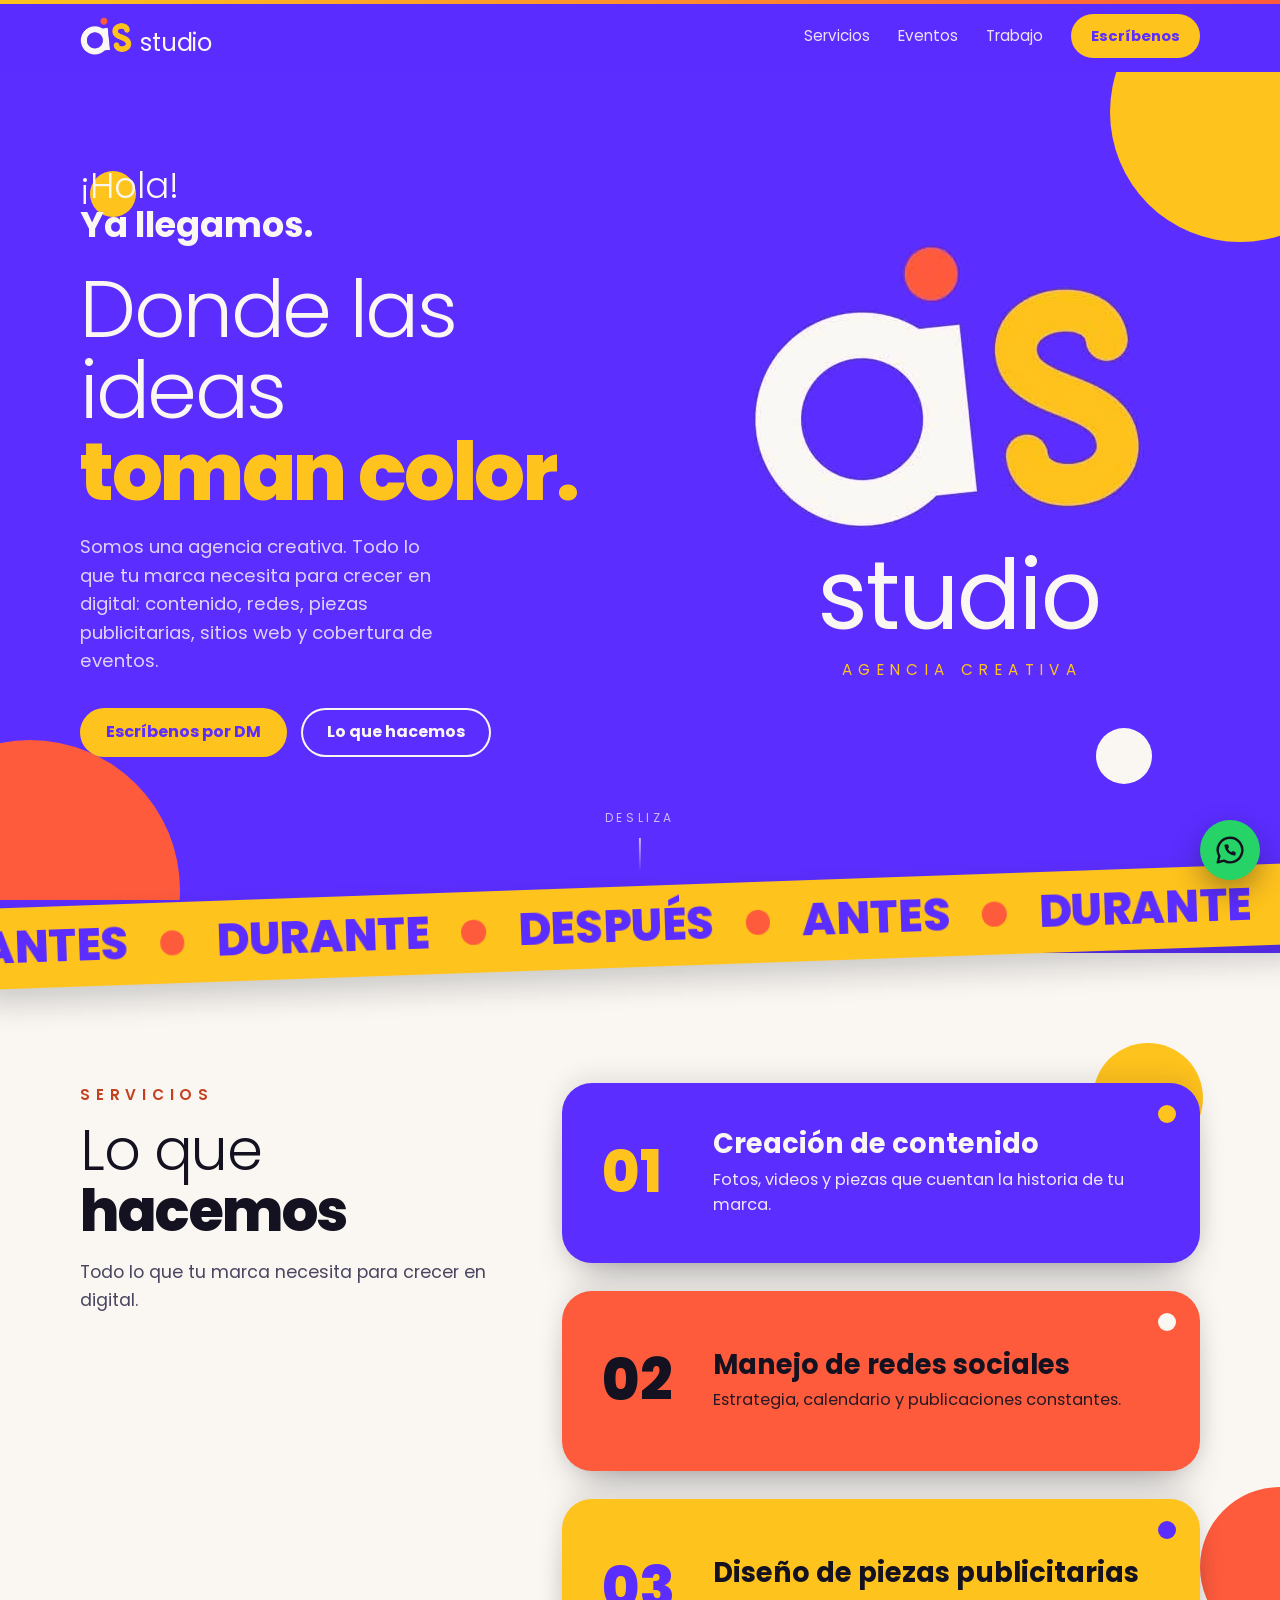
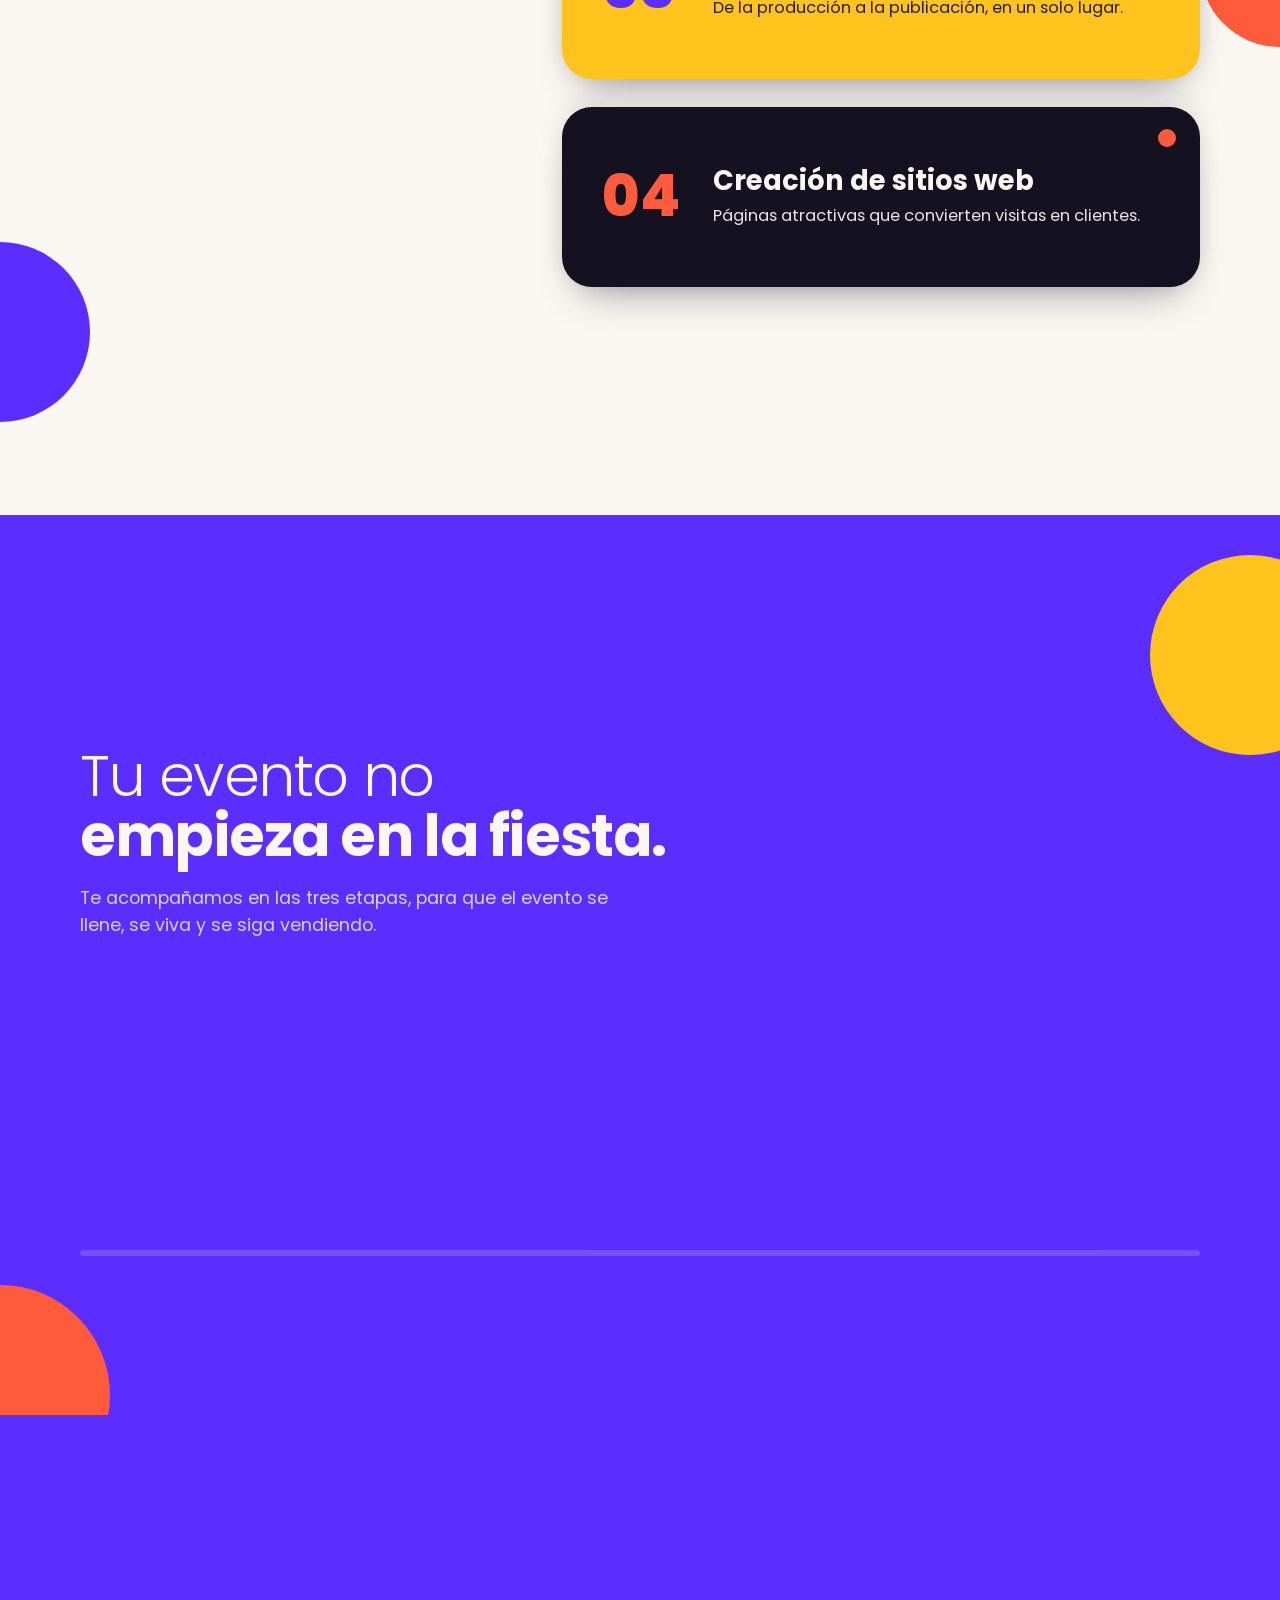
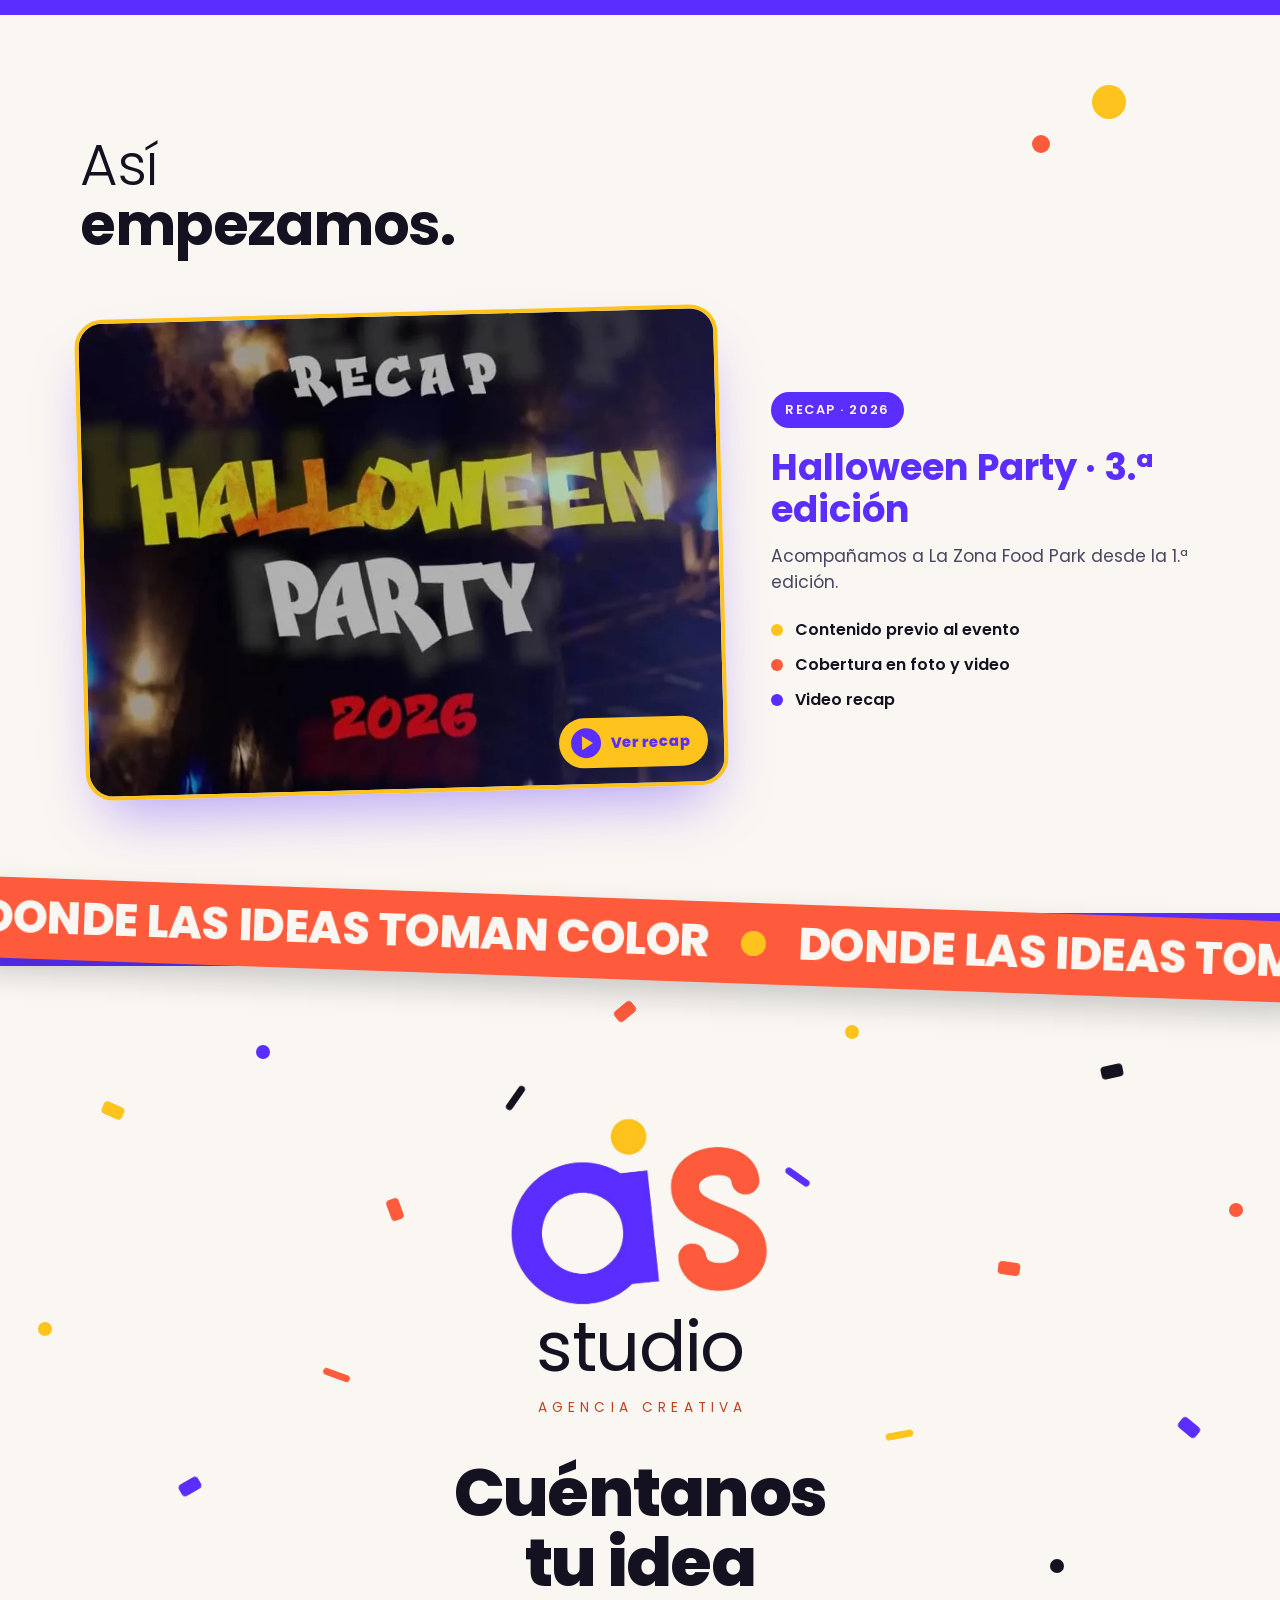
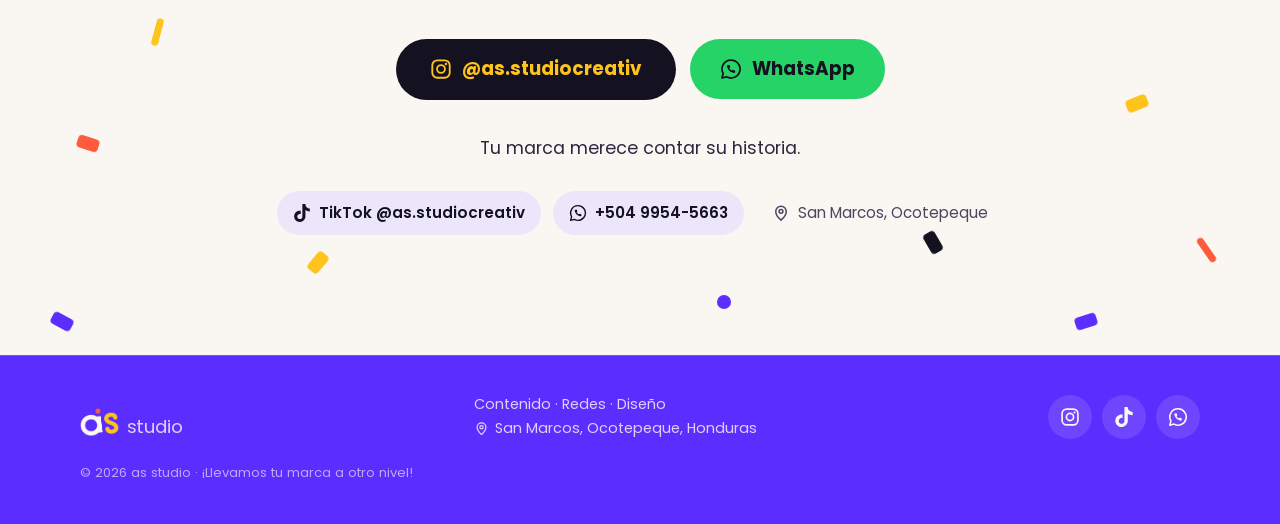
<file: index.html>
<!doctype html>
<html lang="es">
<head>
<meta charset="utf-8">
<meta name="viewport" content="width=device-width, initial-scale=1">
<title>as studio · Agencia creativa de eventos y contenido</title>
<meta name="description" content="as studio, agencia creativa: contenido antes, cobertura en foto y video durante, y recaps después de tu evento. Donde las ideas toman color.">
<meta name="theme-color" content="#5B2DFF">
<meta property="og:type" content="website">
<meta property="og:title" content="as studio · Donde las ideas toman color">
<meta property="og:description" content="Contenido antes, durante y después de tu evento.">
<meta property="og:url" content="https://josueeeee.github.io/as-studio/">
<meta property="og:image" content="https://josueeeee.github.io/as-studio/assets/og-cover.jpg">
<meta property="og:image:width" content="1200">
<meta property="og:image:height" content="457">
<meta property="og:locale" content="es_HN">
<meta name="twitter:card" content="summary_large_image">
<link rel="canonical" href="https://josueeeee.github.io/as-studio/">
<link rel="icon" type="image/png" href="assets/icon-512.png">
<link rel="apple-touch-icon" href="assets/apple-touch-icon.png">
<link rel="preconnect" href="https://fonts.googleapis.com">
<link rel="preconnect" href="https://fonts.gstatic.com" crossorigin>
<link href="https://fonts.googleapis.com/css2?family=Poppins:wght@300;400;600;700;800&display=swap" rel="stylesheet">
<link rel="stylesheet" href="styles.css">
<script type="application/ld+json">
{
  "@context": "https://schema.org",
  "@type": "LocalBusiness",
  "name": "as studio",
  "description": "Agencia creativa: creación de contenido, manejo de redes sociales, diseño de piezas publicitarias, sitios web y cobertura de eventos.",
  "url": "https://josueeeee.github.io/as-studio/",
  "image": "https://josueeeee.github.io/as-studio/assets/og-cover.jpg",
  "logo": "https://josueeeee.github.io/as-studio/assets/icon-512.png",
  "telephone": "+504 9954-5663",
  "address": {
    "@type": "PostalAddress",
    "addressLocality": "San Marcos",
    "addressRegion": "Ocotepeque",
    "addressCountry": "HN"
  },
  "sameAs": [
    "https://www.instagram.com/as.studiocreativ/",
    "https://www.tiktok.com/@as.studiocreativ"
  ]
}
</script>
</head>
<body>
<!-- Íconos (se reutilizan con <use href="#i-...">) -->
<svg width="0" height="0" style="position:absolute" aria-hidden="true">
  <symbol id="i-ig" viewBox="0 0 24 24"><rect x="2.5" y="2.5" width="19" height="19" rx="5.5" fill="none" stroke="currentColor" stroke-width="2"/><circle cx="12" cy="12" r="4.3" fill="none" stroke="currentColor" stroke-width="2"/><circle cx="17.4" cy="6.6" r="1.3" fill="currentColor"/></symbol>
  <symbol id="i-tt" viewBox="0 0 24 24"><path fill="currentColor" d="M12.525.02c1.31-.02 2.61-.01 3.91-.02.08 1.53.63 3.09 1.75 4.17 1.12 1.11 2.7 1.62 4.24 1.79v4.03c-1.44-.05-2.89-.35-4.2-.97-.57-.26-1.1-.59-1.62-.93-.01 2.92.01 5.84-.02 8.75-.08 1.4-.54 2.79-1.35 3.94-1.31 1.92-3.58 3.17-5.91 3.21-1.43.08-2.86-.31-4.08-1.03-2.02-1.19-3.44-3.37-3.65-5.71-.02-.5-.03-1-.01-1.49.18-1.9 1.12-3.72 2.58-4.96 1.66-1.44 3.98-2.13 6.15-1.72.02 1.48-.04 2.96-.04 4.44-.99-.32-2.15-.23-3.02.37-.63.41-1.11 1.04-1.36 1.75-.21.51-.15 1.07-.14 1.61.24 1.64 1.82 3.02 3.5 2.87 1.12-.01 2.19-.66 2.77-1.61.19-.33.4-.67.41-1.06.1-1.79.06-3.57.07-5.36.01-4.03-.01-8.05.02-12.07z"/></symbol>
  <symbol id="i-wa" viewBox="0 0 24 24"><path d="M12 2.2a9.8 9.8 0 0 0-8.5 14.7L2.2 21.8l5-1.3A9.8 9.8 0 1 0 12 2.2z" fill="none" stroke="currentColor" stroke-width="1.9" stroke-linejoin="round"/><path transform="translate(6.6 6.6) scale(.45)" fill="currentColor" d="M22 16.92v3a2 2 0 0 1-2.18 2 19.79 19.79 0 0 1-8.63-3.07 19.5 19.5 0 0 1-6-6 19.79 19.79 0 0 1-3.07-8.67A2 2 0 0 1 4.11 2h3a2 2 0 0 1 2 1.72 12.84 12.84 0 0 0 .7 2.81 2 2 0 0 1-.45 2.11L8.09 9.91a16 16 0 0 0 6 6l1.27-1.27a2 2 0 0 1 2.11-.45 12.84 12.84 0 0 0 2.81.7A2 2 0 0 1 22 16.92z"/></symbol>
  <symbol id="i-pin" viewBox="0 0 24 24"><path d="M12 21.5s-7-6.1-7-11.6a7 7 0 0 1 14 0c0 5.5-7 11.6-7 11.6z" fill="none" stroke="currentColor" stroke-width="2" stroke-linejoin="round"/><circle cx="12" cy="9.8" r="2.6" fill="none" stroke="currentColor" stroke-width="2"/></symbol>
</svg>

<a class="saltar" href="#contenido">Saltar al contenido</a>

<!-- Botón flotante de WhatsApp -->
<a class="wa-flotante" href="https://wa.me/50499545663?text=%C2%A1Hola%20as%20studio!%20Quiero%20informaci%C3%B3n%20sobre%20sus%20servicios." target="_blank" rel="noopener" aria-label="Escríbenos por WhatsApp al +504 9954-5663">
  <svg width="30" height="30" aria-hidden="true"><use href="#i-wa"/></svg>
</a>
<div class="progreso" aria-hidden="true"></div>

<header class="cabecera">
  <nav class="wrap nav" aria-label="Principal">
    <a class="marca" href="#inicio" aria-label="as studio, inicio">
      <img src="assets/mark-light.png" alt="" width="396" height="288">
      <span>studio</span>
    </a>
    <ul>
      <li class="ocultar-movil"><a href="#servicios">Servicios</a></li>
      <li class="ocultar-movil"><a href="#como">Eventos</a></li>
      <li class="ocultar-movil"><a href="#trabajo">Trabajo</a></li>
      <li><a class="btn btn-amarillo" href="https://www.instagram.com/as.studiocreativ/" target="_blank" rel="noopener">Escríbenos</a></li>
    </ul>
  </nav>
</header>

<main id="contenido">
  <!-- HERO -->
  <section class="hero" id="inicio">
    <span class="burbuja b-amarillo" style="--t:46px;--vel:2;left:7%;top:12%" aria-hidden="true"></span>
    <span class="burbuja b-amarillo esquina" style="--t:260px;--vel:-1;right:-90px;top:-90px" aria-hidden="true"></span>
    <span class="burbuja b-coral" style="--t:300px;--vel:1.5;left:-120px;bottom:-140px" aria-hidden="true"></span>
    <span class="burbuja b-crema" style="--t:56px;--vel:3;right:10%;bottom:14%" aria-hidden="true"></span>
    <div class="wrap">
      <div class="hero-texto">
        <p class="saludo entra">¡Hola!<strong>Ya llegamos.</strong></p>
        <h1 class="entra" style="--d:.12s">Donde las ideas <em>toman color.</em></h1>
        <p class="lead entra" style="--d:.24s">Somos una agencia creativa. Todo lo que tu marca necesita para crecer en digital: contenido, redes, piezas publicitarias, sitios web y cobertura de eventos.</p>
        <div class="acciones entra" style="--d:.36s">
          <a class="btn btn-amarillo" href="https://www.instagram.com/as.studiocreativ/" target="_blank" rel="noopener">Escríbenos por DM</a>
          <a class="btn btn-borde" href="#servicios">Lo que hacemos</a>
        </div>
      </div>
      <div class="logo-grande entra" style="--d:.2s" aria-hidden="true">
        <img src="assets/mark-light.png" alt="" width="396" height="288">
        <p class="studio">studio</p>
        <p class="agencia">AGENCIA CREATIVA</p>
      </div>
    </div>
    <p class="baja" aria-hidden="true">Desliza</p>
  </section>

  <!-- CINTA -->
  <div class="cinta" aria-hidden="true">
    <div class="cinta-pista">
      <span>ANTES</span><i></i><span>DURANTE</span><i></i><span>DESPUÉS</span><i></i>
      <span>ANTES</span><i></i><span>DURANTE</span><i></i><span>DESPUÉS</span><i></i>
      <span>ANTES</span><i></i><span>DURANTE</span><i></i><span>DESPUÉS</span><i></i>
    </div>
  </div>

  <!-- SERVICIOS (las tarjetas se apilan al hacer scroll) -->
  <section class="servicios" id="servicios">
    <span class="burbuja b-amarillo" style="--t:110px;--vel:-2;right:6%;top:90px" aria-hidden="true"></span>
    <span class="burbuja b-coral" style="--t:160px;--vel:1;right:-80px;top:46%" aria-hidden="true"></span>
    <span class="burbuja b-morado" style="--t:180px;--vel:1.5;left:-90px;bottom:8%" aria-hidden="true"></span>
    <div class="wrap servicios-grid">
      <div class="servicios-cabeza">
        <p class="sobretitulo revela">SERVICIOS</p>
        <h2 class="titulo revela">Lo que <strong>hacemos</strong></h2>
        <p class="intro revela">Todo lo que tu marca necesita para crecer en digital.</p>
      </div>
      <ol class="servicios-lista">
        <li class="servicio s1">
          <span class="s-num">01</span>
          <div><h3>Creación de contenido</h3><p>Fotos, videos y piezas que cuentan la historia de tu marca.</p></div>
        </li>
        <li class="servicio s2">
          <span class="s-num">02</span>
          <div><h3>Manejo de redes sociales</h3><p>Estrategia, calendario y publicaciones constantes.</p></div>
        </li>
        <li class="servicio s3">
          <span class="s-num">03</span>
          <div><h3>Diseño de piezas publicitarias</h3><p>De la producción a la publicación, en un solo lugar.</p></div>
        </li>
        <li class="servicio s4">
          <span class="s-num">04</span>
          <div><h3>Creación de sitios web</h3><p>Páginas atractivas que convierten visitas en clientes.</p></div>
        </li>
      </ol>
    </div>
  </section>

  <!-- ANTES · DURANTE · DESPUÉS (fijada mientras se hace scroll en escritorio) -->
  <section class="fases-pin" id="como">
    <div class="fases-sticky">
      <span class="burbuja b-amarillo" style="--t:200px;--vel:-1;right:-70px;top:40px" aria-hidden="true"></span>
      <span class="burbuja b-coral" style="--t:220px;--vel:1;left:-110px;bottom:-90px" aria-hidden="true"></span>
      <div class="wrap">
        <h2 class="titulo revela">Tu evento no <strong>empieza en la fiesta.</strong></h2>
        <p class="intro revela">Te acompañamos en las tres etapas, para que el evento se llene, se viva y se siga vendiendo.</p>
        <div class="fases">
          <article class="fase f1">
            <span class="num">01</span>
            <h3>ANTES</h3>
            <p>Contenido que genera expectativa y llena el lugar.</p>
          </article>
          <article class="fase f2">
            <span class="num">02</span>
            <h3>DURANTE</h3>
            <p>Cobertura en foto y video, en el momento.</p>
          </article>
          <article class="fase f3">
            <span class="num">03</span>
            <h3>DESPUÉS</h3>
            <p>Recap y contenido para seguir vendiendo.</p>
          </article>
        </div>
        <div class="fases-barra" aria-hidden="true"><span></span></div>
      </div>
    </div>
  </section>

  <!-- TRABAJO -->
  <section class="sec trabajo" id="trabajo">
    <span class="burbuja b-amarillo" style="--t:34px;--vel:3;right:12%;top:70px" aria-hidden="true"></span>
    <span class="burbuja b-coral" style="--t:18px;--vel:5;right:18%;top:120px" aria-hidden="true"></span>
    <div class="wrap">
      <h2 class="titulo revela">Así <strong>empezamos.</strong></h2>
      <div class="caso">
        <figure>
          <a class="caso-enlace" href="https://www.instagram.com/p/DfSnCq9Rrc0/" target="_blank" rel="noopener" aria-label="Ver el video recap de la Halloween Party 2026 en Instagram">
            <img src="assets/recap-halloween-2026.webp" alt="Portada del video recap de la Halloween Party 2026" width="866" height="645" loading="lazy">
            <span class="ver-recap" aria-hidden="true"><span class="play"></span>Ver recap</span>
          </a>
        </figure>
        <div>
          <span class="etiqueta revela">Recap · 2026</span>
          <h3 class="revela">Halloween Party · 3.ª edición</h3>
          <p class="revela">Acompañamos a La Zona Food Park desde la 1.ª edición.</p>
          <ul>
            <li class="desliza">Contenido previo al evento</li>
            <li class="desliza">Cobertura en foto y video</li>
            <li class="desliza">Video recap</li>
          </ul>
        </div>
      </div>
    </div>
  </section>

  <!-- CINTA 2 -->
  <div class="cinta cinta-coral" aria-hidden="true">
    <div class="cinta-pista">
      <span>DONDE LAS IDEAS TOMAN COLOR</span><i></i><span>DONDE LAS IDEAS TOMAN COLOR</span><i></i>
      <span>DONDE LAS IDEAS TOMAN COLOR</span><i></i><span>DONDE LAS IDEAS TOMAN COLOR</span><i></i>
    </div>
  </div>

  <!-- CTA -->
  <section class="sec cta" id="contacto">
    <div class="confeti" aria-hidden="true">
      <!-- --x/--y: posición final · --r: giro final · --v: deriva al seguir bajando · --d: retraso de la explosión -->
      <i style="--x:8%;--y:14%;--c:var(--amarillo);--r:24deg;--v:1.6;--d:0%"></i>
      <i style="--x:86%;--y:10%;--c:var(--tinta);--r:-12deg;--v:-1;--d:4%"></i>
      <i style="--x:78%;--y:30%;--c:var(--coral);--r:8deg;--v:2.2;--d:2%"></i>
      <i style="--x:92%;--y:46%;--c:var(--morado);--r:40deg;--v:1.2;--d:6%"></i>
      <i style="--x:14%;--y:52%;--c:var(--morado);--r:-30deg;--v:-1.8;--d:3%"></i>
      <i style="--x:6%;--y:78%;--c:var(--coral);--r:18deg;--v:1;--d:8%"></i>
      <i style="--x:88%;--y:74%;--c:var(--amarillo);--r:-22deg;--v:-2;--d:5%"></i>
      <i style="--x:72%;--y:88%;--c:var(--tinta);--r:60deg;--v:1.4;--d:9%"></i>
      <i style="--x:24%;--y:90%;--c:var(--amarillo);--r:-50deg;--v:2.4;--d:7%"></i>
      <i style="--x:30%;--y:24%;--c:var(--coral);--r:70deg;--v:-1.4;--d:1%"></i>
      <i class="redondo" style="--x:20%;--y:8%;--c:var(--morado);--r:0deg;--v:1.8;--d:2%"></i>
      <i class="redondo" style="--x:66%;--y:6%;--c:var(--amarillo);--r:0deg;--v:-1.2;--d:0%"></i>
      <i class="redondo" style="--x:96%;--y:24%;--c:var(--coral);--r:0deg;--v:2;--d:6%"></i>
      <i class="redondo" style="--x:3%;--y:36%;--c:var(--amarillo);--r:0deg;--v:-1.6;--d:5%"></i>
      <i class="redondo" style="--x:82%;--y:60%;--c:var(--tinta);--r:0deg;--v:1.3;--d:3%"></i>
      <i class="redondo" style="--x:36%;--y:70%;--c:var(--coral);--r:0deg;--v:-2.2;--d:8%"></i>
      <i class="redondo" style="--x:56%;--y:94%;--c:var(--morado);--r:0deg;--v:1.6;--d:10%"></i>
      <i class="tira" style="--x:40%;--y:12%;--c:var(--tinta);--r:35deg;--v:-1.8;--d:1%"></i>
      <i class="tira" style="--x:62%;--y:20%;--c:var(--morado);--r:-55deg;--v:2;--d:3%"></i>
      <i class="tira" style="--x:12%;--y:66%;--c:var(--amarillo);--r:15deg;--v:1.2;--d:7%"></i>
      <i class="tira" style="--x:94%;--y:88%;--c:var(--coral);--r:-35deg;--v:-1.4;--d:9%"></i>
      <i class="tira" style="--x:70%;--y:46%;--c:var(--amarillo);--r:80deg;--v:2.6;--d:4%"></i>
      <i class="tira" style="--x:26%;--y:40%;--c:var(--coral);--r:-70deg;--v:-2;--d:2%"></i>
      <i style="--x:48%;--y:4%;--c:var(--coral);--r:-40deg;--v:1.4;--d:0%"></i>
      <i style="--x:4%;--y:96%;--c:var(--morado);--r:28deg;--v:-1;--d:11%"></i>
      <i style="--x:84%;--y:96%;--c:var(--morado);--r:-18deg;--v:1.8;--d:11%"></i>
    </div>
    <div class="wrap">
      <img class="cta-logo" src="assets/mark-color.png" alt="as studio" width="600" height="440" loading="lazy">
      <p class="cta-studio revela">studio</p>
      <p class="cta-agencia revela">AGENCIA CREATIVA</p>
      <h2 class="titulo revela">Cuéntanos <strong>tu idea</strong></h2>
      <div class="acciones revela">
        <a class="btn btn-tinta" href="https://www.instagram.com/as.studiocreativ/" target="_blank" rel="noopener"><svg width="22" height="22" aria-hidden="true"><use href="#i-ig"/></svg>@as.studiocreativ</a>
        <a class="btn btn-wa" href="https://wa.me/50499545663?text=%C2%A1Hola%20as%20studio!%20Quiero%20informaci%C3%B3n%20sobre%20sus%20servicios." target="_blank" rel="noopener"><svg width="22" height="22" aria-hidden="true"><use href="#i-wa"/></svg>WhatsApp</a>
      </div>
      <p class="lema revela">Tu marca merece contar su historia.</p>
      <ul class="redes revela" aria-label="Redes sociales">
        <li><a href="https://www.tiktok.com/@as.studiocreativ" target="_blank" rel="noopener"><svg width="18" height="18" aria-hidden="true"><use href="#i-tt"/></svg>TikTok @as.studiocreativ</a></li>
        <li><a href="tel:+50499545663"><svg width="18" height="18" aria-hidden="true"><use href="#i-wa"/></svg>+504 9954-5663</a></li>
        <li><span><svg width="18" height="18" aria-hidden="true"><use href="#i-pin"/></svg>San Marcos, Ocotepeque</span></li>
      </ul>
    </div>
  </section>
</main>

<footer>
  <div class="wrap">
    <a class="marca" href="#inicio" aria-label="as studio, volver al inicio">
      <img src="assets/mark-light.png" alt="" width="396" height="288" loading="lazy">
      <span>studio</span>
    </a>
    <p class="pie-texto">Contenido · Redes · Diseño<br>
      <span class="pie-lugar"><svg width="15" height="15" aria-hidden="true"><use href="#i-pin"/></svg>San Marcos, Ocotepeque, Honduras</span></p>
    <ul class="pie-redes" aria-label="Redes sociales">
      <li><a href="https://www.instagram.com/as.studiocreativ/" target="_blank" rel="noopener" aria-label="Instagram @as.studiocreativ"><svg width="20" height="20" aria-hidden="true"><use href="#i-ig"/></svg></a></li>
      <li><a href="https://www.tiktok.com/@as.studiocreativ" target="_blank" rel="noopener" aria-label="TikTok @as.studiocreativ"><svg width="20" height="20" aria-hidden="true"><use href="#i-tt"/></svg></a></li>
      <li><a href="https://wa.me/50499545663" target="_blank" rel="noopener" aria-label="WhatsApp +504 9954-5663"><svg width="20" height="20" aria-hidden="true"><use href="#i-wa"/></svg></a></li>
    </ul>
    <p class="pie-copy">© 2026 as studio · ¡Llevamos tu marca a otro nivel!</p>
  </div>
</footer>
</body>
</html>
</file>
<file: styles.css>
/* =========================================================
   as studio — estilos
   Efectos de scroll 100 % CSS (scroll-driven animations:
   animation-timeline scroll()/view()). En navegadores sin
   soporte, o con "reducir movimiento", todo se ve estático.
   ========================================================= */

:root{
  --morado:#5B2DFF; --morado-osc:#4A1FE6; --amarillo:#FFC31D; --coral:#FE5B3C;
  --crema:#FAF7F2; --tinta:#141220; --coral-texto:#C4401F; --wa:#25D366; /* coral oscurecido para texto chico sobre crema (AA) */ --suave:rgba(250,247,242,.82);
  --radio:28px; --max:1120px; --alto-nav:72px;
}
*{box-sizing:border-box;margin:0;padding:0}
html{scroll-behavior:smooth;scroll-padding-top:var(--alto-nav)}
body{font-family:Poppins,system-ui,sans-serif;background:var(--morado);color:var(--crema);line-height:1.55;overflow-x:clip;-webkit-font-smoothing:antialiased}
main{overflow-x:clip} /* las cintas giradas sobresalen; clip no rompe el sticky */
img{max-width:100%;height:auto;display:block}
a{color:inherit}
:focus-visible{outline:3px solid var(--amarillo);outline-offset:4px;border-radius:8px}
.wrap{width:min(var(--max),100% - 32px);margin-inline:auto}
.saltar{position:absolute;left:-999px;top:8px;background:var(--amarillo);color:var(--morado);padding:10px 16px;border-radius:999px;font-weight:700;z-index:99}
.saltar:focus{left:16px}

/* ---------- Círculos de la marca ---------- */
.burbuja{position:absolute;width:var(--t);height:var(--t);border-radius:50%;pointer-events:none;z-index:0}
.b-amarillo{background:var(--amarillo)} .b-coral{background:var(--coral)} .b-crema{background:var(--crema)}

/* ---------- Barra de progreso ---------- */
.progreso{display:none;position:fixed;inset:0 0 auto 0;height:4px;z-index:60;background:linear-gradient(90deg,var(--amarillo),var(--coral));transform-origin:0 50%}

/* ---------- Navegación ---------- */
.cabecera{position:sticky;top:0;z-index:20;background:rgba(91,45,255,.9);backdrop-filter:blur(10px);-webkit-backdrop-filter:blur(10px)}
.nav{display:flex;align-items:center;justify-content:space-between;gap:16px;min-height:var(--alto-nav)}
.marca{display:flex;align-items:flex-end;gap:8px;text-decoration:none;min-height:44px;padding-bottom:3px}
.marca img{height:38px;width:auto}
.marca span{font-size:1.5rem;font-weight:400;line-height:1;letter-spacing:-.01em}
.nav ul{display:flex;gap:28px;list-style:none;align-items:center}
.nav ul a{text-decoration:none;font-size:.95rem;opacity:.9}
.nav ul a:hover{opacity:1;color:var(--amarillo)}
.btn{display:inline-flex;align-items:center;justify-content:center;gap:10px;min-height:48px;padding:12px 26px;border-radius:999px;font-weight:700;text-decoration:none;border:0;cursor:pointer;font-family:inherit;font-size:1rem;transition:transform .2s ease,box-shadow .2s ease}
.btn:hover{transform:translateY(-2px);box-shadow:0 10px 24px rgba(20,18,32,.25)}
.btn-amarillo{background:var(--amarillo);color:var(--morado)}
.nav ul a.btn-amarillo{opacity:1}
.nav ul a.btn-amarillo:hover{color:var(--morado)}
.btn-borde{background:transparent;color:var(--crema);box-shadow:inset 0 0 0 2px var(--crema)}
.btn-borde:hover{box-shadow:inset 0 0 0 2px var(--amarillo);color:var(--amarillo)}
.nav .btn{min-height:44px;padding:10px 20px;font-size:.92rem}
@media (max-width:760px){.nav ul .ocultar-movil{display:none}.nav ul{gap:12px}}

/* ---------- Hero ---------- */
.hero{position:relative;overflow:clip;padding:72px 0 120px;min-height:calc(100svh - var(--alto-nav));display:flex;align-items:center}
.hero .wrap{position:relative;z-index:1;display:grid;grid-template-columns:1.1fr .9fr;gap:48px;align-items:center}
.saludo{font-size:clamp(1.6rem,3vw,2.2rem);font-weight:300;line-height:1.1}
.saludo strong{display:block;font-weight:700}
h1{font-size:clamp(2.6rem,6.4vw,5rem);font-weight:300;line-height:1.02;letter-spacing:-.03em;margin:24px 0 20px}
h1 em{font-style:normal;font-weight:800;color:var(--amarillo);display:block}
.lead{font-size:1.15rem;color:var(--suave);max-width:34ch;margin-bottom:32px}
.acciones{display:flex;flex-wrap:wrap;gap:14px}
.logo-grande{justify-self:center;width:min(100%,420px)}
.logo-grande .studio{font-size:clamp(3.4rem,8vw,6rem);line-height:1;text-align:center;margin-top:18px;letter-spacing:-.02em}
.logo-grande .agencia{color:var(--amarillo);letter-spacing:.42em;text-align:center;font-size:.95rem;margin-top:14px;padding-left:.42em}
.baja{position:absolute;left:50%;bottom:28px;translate:-50% 0;font-size:.75rem;letter-spacing:.3em;text-transform:uppercase;opacity:.7;z-index:1}
.baja::after{content:"";display:block;width:2px;height:34px;margin:10px auto 0;background:linear-gradient(var(--crema),transparent)}
@media (max-width:860px){
  .hero{min-height:auto;padding:48px 0 120px}
  .hero .wrap{grid-template-columns:1fr;gap:40px}
  .logo-grande{order:-1;width:min(55%,200px)}
  .logo-grande .studio{font-size:2.6rem;margin-top:10px}
  .logo-grande .agencia{font-size:.7rem;letter-spacing:.3em}
  .hero .esquina{--t:130px!important;right:-60px!important;top:-60px!important}
}

/* ---------- Cintas ---------- */
.cinta{background:var(--amarillo);color:var(--morado);overflow:clip;padding:18px 0;rotate:-2deg;margin:-14px -20px;position:relative;z-index:3;box-shadow:0 14px 30px rgba(20,18,32,.2)}
.cinta-pista{display:flex;align-items:center;gap:32px;white-space:nowrap;width:max-content;font-weight:800;font-size:clamp(1.6rem,4vw,2.8rem);letter-spacing:-.01em;line-height:1}
.cinta-pista i{width:.55em;height:.55em;border-radius:50%;background:var(--coral);flex:none}
.cinta-coral{background:var(--coral);color:var(--crema);rotate:2deg}
.cinta-coral .cinta-pista i{background:var(--amarillo)}

/* ---------- Antes · Durante · Después ---------- */
.fases-pin{position:relative}
.fases-sticky{position:relative;overflow:clip;padding:120px 0}
.titulo{font-size:clamp(2.2rem,5vw,3.6rem);font-weight:300;line-height:1.05;letter-spacing:-.025em}
.titulo strong{font-weight:700;display:block}
.intro{color:var(--suave);font-size:1.1rem;max-width:48ch;margin-top:18px}
.fases{display:grid;grid-template-columns:repeat(3,1fr);gap:22px;margin-top:48px;position:relative;z-index:1}
.fase{border:3px solid var(--c);border-radius:var(--radio);padding:34px 30px 38px;background:rgba(74,31,230,.75);transition:background .25s ease}
.fase:hover{background:rgba(74,31,230,.95)}
.fase .num{font-size:.85rem;letter-spacing:.2em;opacity:.7}
.fase h3{color:var(--c);font-size:2rem;font-weight:800;letter-spacing:-.01em;margin:10px 0 12px}
.fase p{color:var(--suave);font-size:1.05rem}
.f1{--c:var(--amarillo)} .f2{--c:#FF7A5F} .f3{--c:var(--crema)}
.fases-barra{display:none;height:6px;border-radius:99px;background:rgba(250,247,242,.18);margin-top:36px;overflow:hidden;position:relative;z-index:1}
.fases-barra span{display:block;height:100%;background:linear-gradient(90deg,var(--amarillo),var(--coral),var(--crema));transform-origin:0 50%}
@media (max-width:860px){.fases{grid-template-columns:1fr}}

/* ---------- Trabajo ---------- */
.sec{position:relative;padding:120px 0;overflow:clip}
.trabajo{background:var(--crema);color:var(--tinta)}
.trabajo .titulo{color:var(--tinta)}
.caso{display:grid;grid-template-columns:1.2fr .8fr;gap:48px;align-items:center;margin-top:56px;position:relative;z-index:1}
.caso figure{border:4px solid var(--amarillo);border-radius:var(--radio);overflow:hidden;box-shadow:0 30px 60px -20px rgba(91,45,255,.45);rotate:-1.5deg}
.caso figure img{width:100%;aspect-ratio:866/645;object-fit:cover}
.caso-enlace{display:block;position:relative;color:var(--morado);text-decoration:none}
.caso-enlace:focus-visible{outline-offset:-6px}
.ver-recap{position:absolute;right:16px;bottom:16px;display:inline-flex;align-items:center;gap:10px;padding:10px 18px 10px 12px;font-size:.92rem;border-radius:999px;background:var(--amarillo);font-weight:800;box-shadow:0 10px 24px rgba(20,18,32,.35);transition:scale .25s ease,background .25s ease;white-space:nowrap}
.ver-recap .play{width:30px;height:30px;border-radius:50%;background:var(--morado);position:relative}
.ver-recap .play::after{content:"";position:absolute;left:11px;top:8px;border-left:11px solid var(--amarillo);border-top:7px solid transparent;border-bottom:7px solid transparent}
.caso-enlace:hover .ver-recap{scale:1.08}
.caso-enlace:hover img{filter:brightness(1.1)}
.etiqueta{display:inline-block;background:var(--morado);color:var(--crema);font-size:.8rem;font-weight:600;letter-spacing:.12em;text-transform:uppercase;padding:8px 14px;border-radius:999px}
.caso h3{font-size:clamp(1.7rem,3vw,2.3rem);font-weight:700;color:var(--morado);line-height:1.15;margin:18px 0 12px}
.caso p{color:#4a4560;font-size:1.08rem}
.caso ul{list-style:none;margin-top:22px;display:grid;gap:10px}
.caso li{display:flex;gap:12px;align-items:center;font-weight:600}
.caso li::before{content:"";width:12px;height:12px;border-radius:50%;background:var(--c);flex:none}
.caso li:nth-child(1){--c:var(--amarillo)} .caso li:nth-child(2){--c:var(--coral)} .caso li:nth-child(3){--c:var(--morado)}
@media (max-width:860px){.caso{grid-template-columns:1fr;gap:32px}}

/* ---------- CTA ---------- */
.cta{text-align:center;padding-top:150px}
.cta .wrap{position:relative;z-index:1;display:flex;flex-direction:column;align-items:center}
.cta-logo{width:min(46vw,190px);margin-bottom:40px}
.cta .titulo{font-size:clamp(2.2rem,6vw,4.2rem)}
.cta .titulo strong{font-weight:800}
.cta .acciones{justify-content:center;margin-top:40px}
.lema{color:var(--amarillo);font-weight:600;margin-top:36px;font-size:1.1rem}

/* ---------- Servicios ---------- */
.b-morado{background:var(--morado)}
.servicios{position:relative;overflow:clip;background:var(--crema);color:var(--tinta);padding:130px 0 120px}
.servicios-grid{display:grid;grid-template-columns:.8fr 1.2fr;gap:56px;align-items:start;position:relative;z-index:1}
.servicios-cabeza{position:sticky;top:calc(var(--alto-nav) + 48px)}
.sobretitulo{color:var(--coral-texto);letter-spacing:.38em;font-weight:600;font-size:.95rem;margin-bottom:14px}
.servicios .titulo{color:var(--tinta)}
.servicios .titulo strong{font-weight:800}
.servicios .intro{color:#4a4560}
.servicios-lista{list-style:none;display:grid;gap:28px;padding-bottom:12vh}
.servicio{
  position:sticky;top:calc(var(--alto-nav) + 28px + var(--i) * 20px);
  display:flex;gap:28px;align-items:center;min-height:180px;padding:34px 56px 34px 40px;
  border-radius:30px;background:var(--bg);color:var(--fg);
  box-shadow:0 -6px 24px rgba(20,18,32,.10),0 22px 40px -20px rgba(20,18,32,.45);
}
.servicio::after{content:"";position:absolute;top:22px;right:24px;width:18px;height:18px;border-radius:50%;background:var(--punto)}
.s-num{font-size:clamp(2.6rem,5vw,3.6rem);font-weight:800;line-height:1;color:var(--num);flex:none;min-width:2.2ch}
.servicio h3{font-size:clamp(1.25rem,2.4vw,1.7rem);font-weight:700;line-height:1.2}
.servicio p{margin-top:6px;font-size:1.02rem;opacity:.92}
.s1{--i:0;--bg:var(--morado);--fg:var(--crema);--num:var(--amarillo);--punto:var(--amarillo)}
.s2{--i:1;--bg:var(--coral);--fg:var(--tinta);--num:var(--tinta);--punto:var(--crema)}
.s3{--i:2;--bg:var(--amarillo);--fg:var(--tinta);--num:var(--morado);--punto:var(--morado)}
.s4{--i:3;--bg:var(--tinta);--fg:var(--crema);--num:var(--coral);--punto:var(--coral)}
@media (max-width:860px){
  .servicios{padding:90px 0}
  .servicios-grid{grid-template-columns:1fr;gap:36px}
  .servicios-cabeza{position:static}
  .servicio{flex-direction:column;align-items:flex-start;gap:10px;min-height:0;padding:26px 48px 28px 24px;top:calc(var(--alto-nav) + 16px + var(--i) * 14px)}
}

/* ---------- Cierre "Cuéntanos tu idea" ---------- */
.cta{background:var(--crema);color:var(--tinta)}
.cta-logo{width:min(56vw,260px);margin-bottom:6px}
.cta-studio{font-size:clamp(2.8rem,7vw,4.4rem);line-height:1;letter-spacing:-.02em}
.cta-agencia{color:var(--coral-texto);letter-spacing:.38em;font-size:.85rem;margin:14px 0 40px;padding-left:.38em}
.cta .titulo{color:var(--tinta);font-weight:800}
.btn-tinta{background:var(--tinta);color:var(--amarillo);font-size:1.15rem;padding:16px 34px;min-height:56px}
.cta .lema{color:#2b2740;font-weight:400}
.confeti{position:absolute;inset:0;pointer-events:none;z-index:0}
.confeti i{position:absolute;left:var(--x);top:var(--y);width:22px;height:13px;border-radius:4px;background:var(--c);rotate:var(--r)}
.confeti i.redondo{width:14px;height:14px;border-radius:50%}
.confeti i.tira{width:7px;height:28px;border-radius:4px}
.cta{view-timeline-name:--cta}

/* ---------- Botones con ícono, redes y WhatsApp ---------- */
.btn svg{flex:none}
.btn-wa{background:var(--wa);color:var(--tinta);font-size:1.15rem;padding:16px 30px;min-height:56px}
.redes{list-style:none;display:flex;flex-wrap:wrap;justify-content:center;gap:10px 12px;margin-top:28px}
.redes a,.redes span{display:inline-flex;align-items:center;gap:8px;min-height:44px;padding:8px 16px;border-radius:999px;background:#ECE6FB;color:var(--tinta);font-weight:600;font-size:.95rem;text-decoration:none}
.redes a{transition:background .2s ease,color .2s ease}
.redes a:hover{background:var(--morado);color:var(--crema)}
.redes span{background:transparent;font-weight:400;color:#4a4560}

.wa-flotante{
  position:fixed;right:20px;bottom:20px;z-index:40;width:60px;height:60px;border-radius:50%;
  display:grid;place-items:center;background:var(--wa);color:var(--tinta);
  box-shadow:0 12px 28px rgba(20,18,32,.35);transition:transform .2s ease;
}
.wa-flotante:hover{transform:scale(1.08)}
.wa-flotante::before{content:"";position:absolute;inset:0;border-radius:50%;border:3px solid var(--wa);opacity:0}

footer{border-top:1px solid rgba(250,247,242,.18);padding:36px 0 40px;font-size:.9rem;color:var(--suave)}
footer .wrap{display:flex;flex-wrap:wrap;gap:20px 32px;justify-content:space-between;align-items:center}
.pie-texto{line-height:1.7}
.pie-lugar{display:inline-flex;align-items:center;gap:6px}
.pie-redes{list-style:none;display:flex;gap:10px}
.pie-redes a{display:grid;place-items:center;width:44px;height:44px;border-radius:50%;background:rgba(250,247,242,.12);color:var(--crema);transition:background .2s ease,color .2s ease}
.pie-redes a:hover{background:var(--amarillo);color:var(--morado)}
.pie-copy{flex-basis:100%;font-size:.82rem;opacity:.75}
@media (max-width:760px){footer{padding-bottom:110px}} /* que el botón flotante no tape el pie */
footer .marca img{height:28px} footer .marca span{font-size:1.15rem}

/* =========================================================
   MOVIMIENTO
   ========================================================= */
@media (prefers-reduced-motion:no-preference){

  /* Entrada del hero al cargar (por tiempo, funciona en todos) */
  .entra{animation:entra .9s cubic-bezier(.2,.7,.2,1) var(--d,0s) both}
  @keyframes entra{from{opacity:0;translate:0 30px}}

  /* Flotado suave de los círculos (usa transform; el scroll usa translate) */
  .burbuja{animation:flota 8s ease-in-out infinite}
  @keyframes flota{50%{transform:translateY(-14px)}}

  /* WhatsApp flotante: entra con rebote y late cada pocos segundos */
  .wa-flotante{animation:wa-entra .7s cubic-bezier(.3,1.6,.5,1) 1s both}
  @keyframes wa-entra{from{scale:0;rotate:-90deg}}
  .wa-flotante::before{animation:wa-onda 2.6s ease-out 2s infinite}
  @keyframes wa-onda{0%{opacity:.7;scale:1}100%{opacity:0;scale:1.6}}

  .baja::after{animation:baja 1.8s ease-in-out infinite;transform-origin:top}
  @keyframes baja{0%{scale:1 0}50%{scale:1 1}100%{scale:1 0;transform-origin:bottom}}

  /* ---------- Efectos ligados al scroll ---------- */
  @supports (animation-timeline: view()) {

    /* Barra de progreso de lectura */
    .progreso{display:block;animation:progreso linear both;animation-timeline:scroll(root)}
    @keyframes progreso{from{scale:0 1}to{scale:1 1}}

    /* Cabecera: se compacta y gana sombra al bajar */
    .cabecera{animation:cabecera linear both;animation-timeline:scroll(root);animation-range:0 160px}
    @keyframes cabecera{
      from{background-color:rgba(91,45,255,0);box-shadow:0 0 0 rgba(20,18,32,0)}
      to{background-color:rgba(74,31,230,.94);box-shadow:0 10px 30px rgba(20,18,32,.28)}
    }
    .nav{animation:nav linear both;animation-timeline:scroll(root);animation-range:0 160px}
    @keyframes nav{to{min-height:60px}}

    /* Parallax de los círculos: cada uno a su velocidad (--vel) */
    .burbuja{
      animation:flota 8s ease-in-out infinite,parallax linear both;
      animation-timeline:auto,view();
      animation-range:normal,cover;
    }
    @keyframes parallax{
      from{translate:0 calc(var(--vel,1) * 70px)}
      to{translate:0 calc(var(--vel,1) * -70px)}
    }

    /* Hero: el texto se va hacia arriba y el logo gira al salir */
    .hero-texto{animation:hero-sale linear both;animation-timeline:view();animation-range:exit 0% exit 90%}
    @keyframes hero-sale{to{opacity:0;translate:0 -90px}}
    .logo-grande img{animation:logo-sale linear both;animation-timeline:view();animation-range:exit -10% exit 90%}
    @keyframes logo-sale{to{scale:.6;rotate:-18deg;opacity:0}}
    .baja{animation:desvanece linear both;animation-timeline:scroll(root);animation-range:0 120px}
    @keyframes desvanece{to{opacity:0}}

    /* Cintas: avanzan con el scroll, en sentidos opuestos */
    .cinta-pista{animation:cinta linear both;animation-timeline:view();animation-range:cover}
    @keyframes cinta{from{translate:0 0}to{translate:-35% 0}}
    .cinta-coral .cinta-pista{animation-name:cinta-inv}
    @keyframes cinta-inv{from{translate:-35% 0}to{translate:0 0}}

    /* Aparición genérica */
    .revela{animation:revela linear both;animation-timeline:view();animation-range:entry 5% cover 30%}
    @keyframes revela{from{opacity:0;translate:0 60px;scale:.96}}
    .desliza{animation:desliza linear both;animation-timeline:view();animation-range:entry 0% cover 25%}
    @keyframes desliza{from{opacity:0;translate:-48px 0}}

    /* Recap: la tarjeta gira a su sitio y la imagen se destapa */
    .caso figure{animation:figura linear both;animation-timeline:view();animation-range:entry 0% cover 45%}
    @keyframes figura{from{rotate:-12deg;scale:.82;opacity:0}to{rotate:-1.5deg;scale:1;opacity:1}}
    .caso figure img{animation:destapa linear both;animation-timeline:view();animation-range:entry 25% cover 50%}
    @keyframes destapa{from{clip-path:inset(0 0 100% 0);scale:1.25}to{clip-path:inset(0);scale:1}}

    /* Servicios: cada tarjeta sube girando y se apila sobre la anterior (sticky) */
    .servicio{animation:servicio linear both;animation-timeline:view();animation-range:entry 0% entry 90%}
    .s1{--g:-6deg} .s2{--g:5deg} .s3{--g:-4deg} .s4{--g:6deg}
    @keyframes servicio{from{opacity:0;translate:0 120px;rotate:var(--g);scale:.9}}
    .servicio::after{animation:punto linear both;animation-timeline:view();animation-range:entry 40% entry 100%}
    @keyframes punto{from{scale:0}}

    /* Confeti: EXPLOTA desde el logo cuando el cierre entra en pantalla,
       con rebote, y luego deriva despacio mientras se sigue bajando.
       Ambas animaciones van en la línea de tiempo de la sección (--cta). */
    .confeti i{
      animation:explota linear both,deriva linear both;
      animation-timeline:--cta,--cta;
      /* "cover 0" = el borde superior del cierre asoma por abajo; en vh para no depender del alto de la sección */
      animation-range:cover calc(42vh + var(--d) * .5) cover calc(82vh + var(--d) * .5),cover 90vh exit 100%;
    }
    @keyframes explota{
      0%{left:50%;top:22%;scale:0;opacity:0;rotate:0deg;animation-timing-function:cubic-bezier(.1,.85,.25,1)}
      8%{opacity:1;scale:1.4}
      70%{
        left:calc(50% + (var(--x) - 50%) * 1.12);
        top:calc(22% + (var(--y) - 22%) * 1.12);
        scale:1.1;rotate:calc(var(--r) + 540deg);
        animation-timing-function:ease-in-out;
      }
      100%{left:var(--x);top:var(--y);scale:1;opacity:1;rotate:calc(var(--r) + 720deg)}
    }
    @keyframes deriva{
      from{translate:0 0}
      to{translate:calc(var(--v) * 12px) calc(var(--v) * -110px)}
    }

    /* El botón de Instagram hace "pop" justo después de la explosión */
    .cta .btn-tinta{animation:pop linear both;animation-timeline:--cta;animation-range:cover 80vh cover 105vh}
    .cta .cta-logo{animation-timeline:--cta;animation-range:cover 20vh cover 55vh}
    @keyframes pop{0%{scale:.6;opacity:0}70%{scale:1.12;opacity:1}100%{scale:1}}

    /* CTA: el logo entra girando */
    .cta-logo{animation:cta-logo linear both;animation-timeline:view();animation-range:entry 0% cover 40%}
    @keyframes cta-logo{from{scale:.3;rotate:-160deg;opacity:0}}

    /* Antes · Durante · Después: tarjetas en móvil */
    .fase{animation:revela linear both;animation-timeline:view();animation-range:entry 5% cover 30%}

    /* Escritorio: la sección se queda fija y las tarjetas
       llegan una a una mientras se hace scroll */
    @media (min-width:861px){
      .fases-pin{height:300vh;view-timeline-name:--fases}
      .fases-sticky{position:sticky;top:0;height:100vh;display:flex;align-items:center;padding:var(--alto-nav) 0 0}
      .fases-sticky .wrap{width:min(var(--max),100% - 32px)}
      .fases-sticky .revela{animation:none}
      .fase{animation:carta linear both;animation-timeline:--fases}
      .f1{animation-range:contain 0% contain 22%}
      .f2{animation-range:contain 22% contain 44%}
      .f3{animation-range:contain 44% contain 66%}
      @keyframes carta{from{opacity:0;translate:0 45vh;rotate:8deg;scale:.9}}
      .fases-barra{display:block}
      .fases-barra span{animation:progreso linear both;animation-timeline:--fases;animation-range:contain 0% contain 66%}
    }
  }
}
</file>
